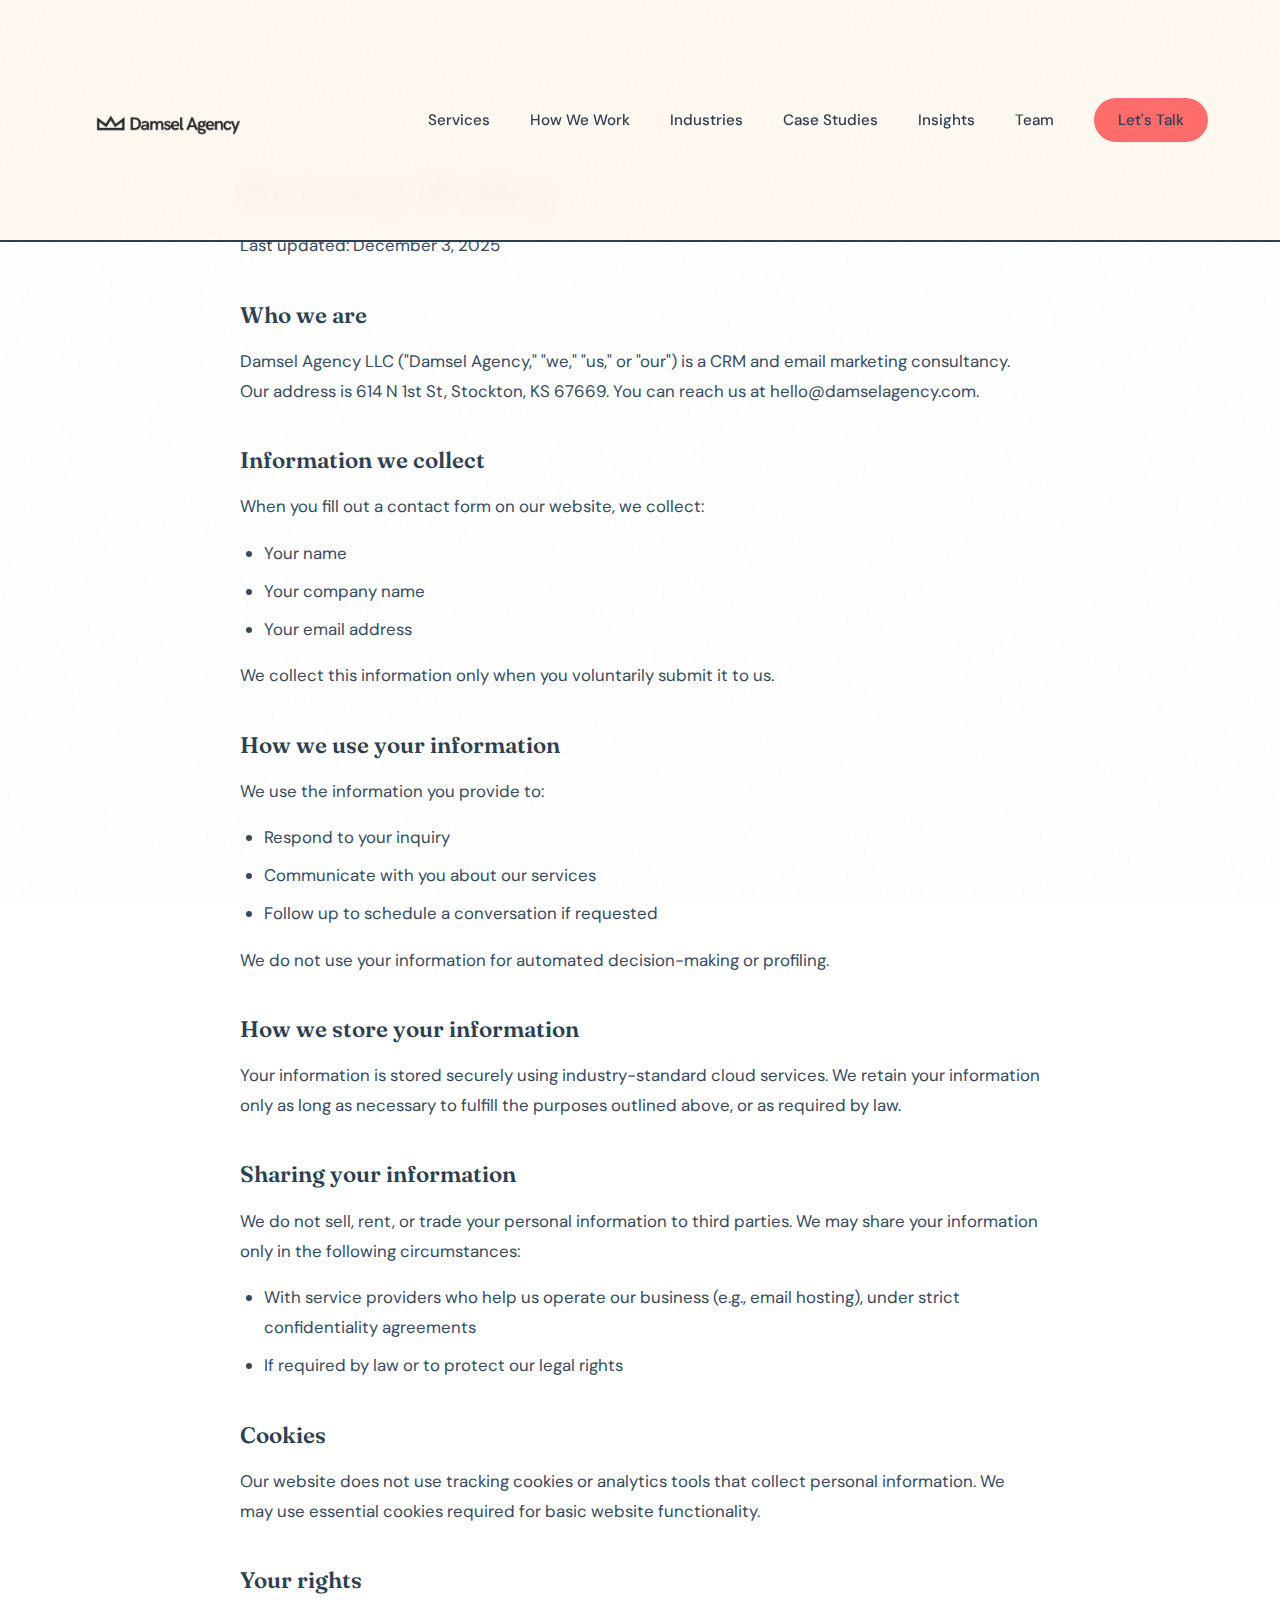
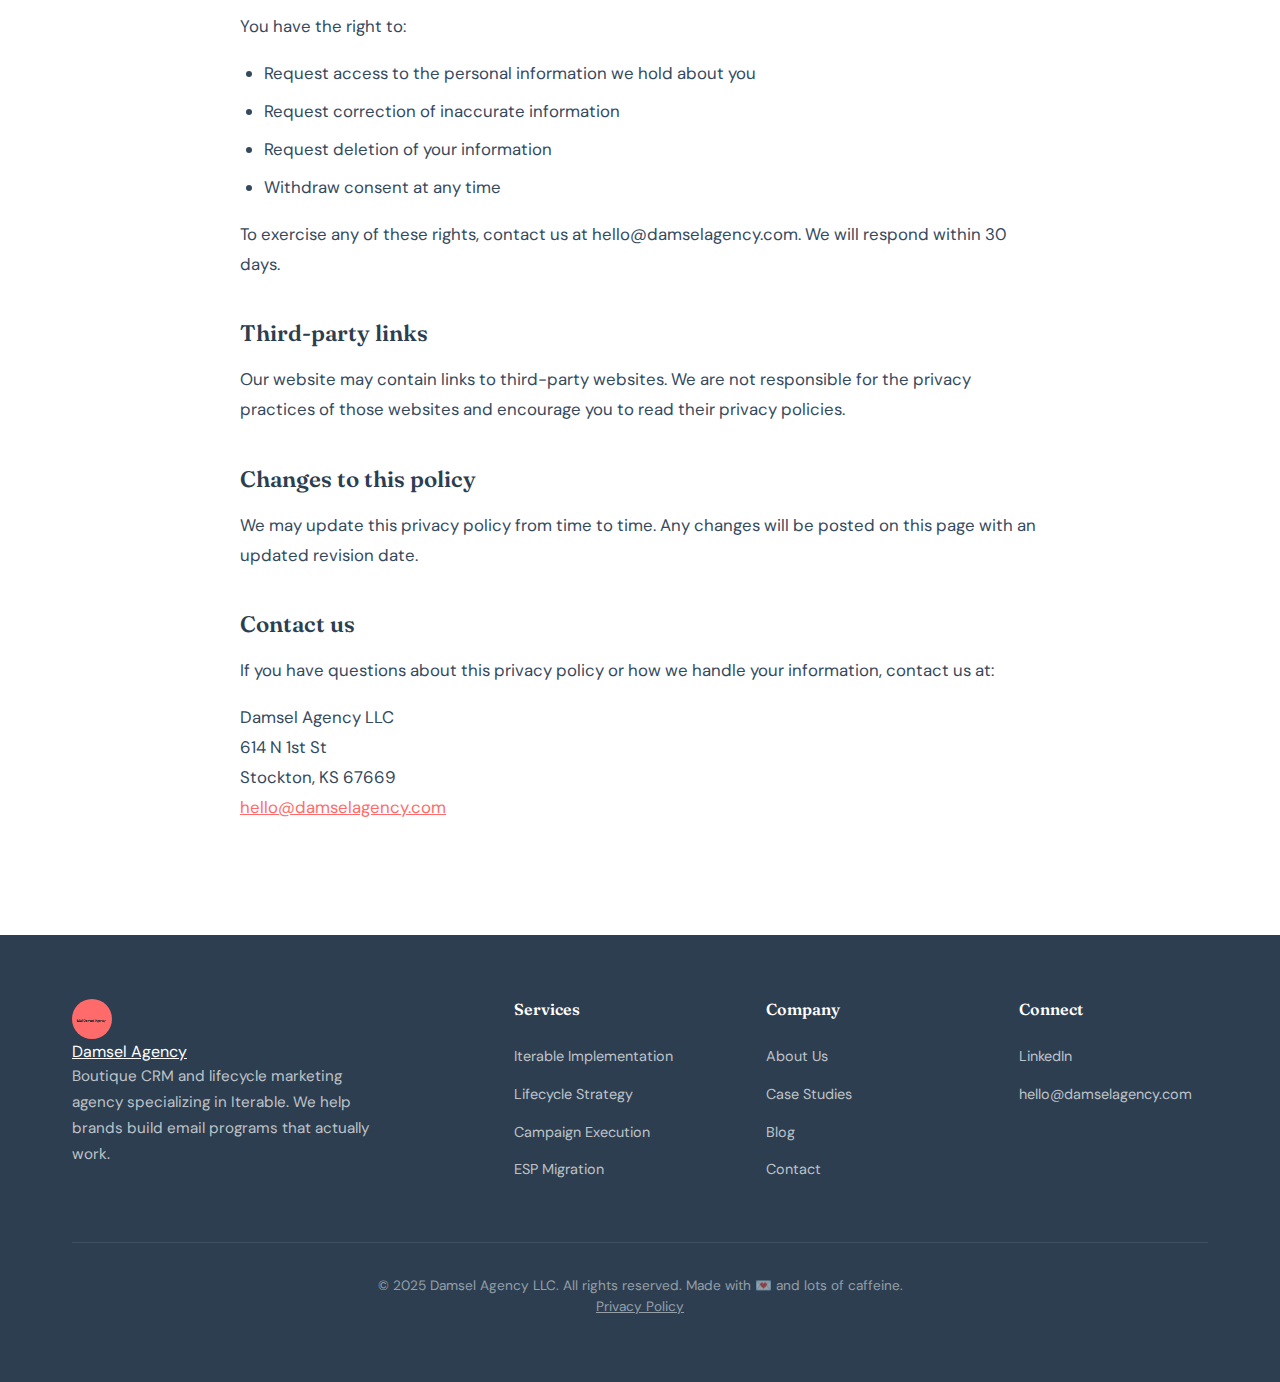
<file: privacy.html>
<!DOCTYPE html>
<html lang="en">
<head>
  <meta charset="UTF-8">
  <meta name="viewport" content="width=device-width, initial-scale=1.0">
  <title>Privacy Policy | Damsel Agency</title>
  <link rel="preconnect" href="https://fonts.googleapis.com">
  <link rel="preconnect" href="https://fonts.gstatic.com" crossorigin>
  <link rel="stylesheet" href="css/main.css">
  <link href="https://fonts.googleapis.com/css2?family=Fraunces:ital,opsz,wght@0,9..144,400;0,9..144,600;0,9..144,700;1,9..144,400&family=DM+Sans:wght@400;500;600&display=swap" rel="stylesheet">
  <link rel="apple-touch-icon" sizes="180x180" href="/images/apple-touch-icon.png">
  <link rel="icon" type="image/png" sizes="32x32" href="/images/favicon-32x32.png">
  <link rel="icon" type="image/png" sizes="16x16" href="/images/favicon-16x16.png">
  <link rel="manifest" href="/images/site.webmanifest">
</head>
<body>
    
  <!-- Navigation -->
  <nav>
    <div class="container nav-container">
      <a href="/">
        <img class="logo" src="https://gdavida.github.io/damsel/images/damsel_Secondary.png">
      </a>
      <ul class="nav-links">
        <li><a href="/#services">Services</a></li>
        <li><a href="/#how-we-work">How We Work</a></li>
        <li><a href="/#industries">Industries</a></li>
        <li><a href="/#case-studies">Case Studies</a></li>
        <li><a href="/#blog">Insights</a></li>
        <li><a href="/#team">Team</a></li>
        <li><a href="/#contact" class="nav-cta">Let's Talk</a></li>
      </ul>
    </div>
  </nav>


  <!-- Privacy Policy Content -->
  <section class="legal-page">
    <div class="container">
      <div class="legal-content">
        <h1>Privacy Policy</h1>
        <p class="legal-updated">Last updated: December 3, 2025</p>

        <h2>Who we are</h2>
        <p>Damsel Agency LLC ("Damsel Agency," "we," "us," or "our") is a CRM and email marketing consultancy. Our address is 614 N 1st St, Stockton, KS 67669. You can reach us at hello@damselagency.com.</p>

        <h2>Information we collect</h2>
        <p>When you fill out a contact form on our website, we collect:</p>
        <ul>
          <li>Your name</li>
          <li>Your company name</li>
          <li>Your email address</li>
        </ul>
        <p>We collect this information only when you voluntarily submit it to us.</p>

        <h2>How we use your information</h2>
        <p>We use the information you provide to:</p>
        <ul>
          <li>Respond to your inquiry</li>
          <li>Communicate with you about our services</li>
          <li>Follow up to schedule a conversation if requested</li>
        </ul>
        <p>We do not use your information for automated decision-making or profiling.</p>

        <h2>How we store your information</h2>
        <p>Your information is stored securely using industry-standard cloud services. We retain your information only as long as necessary to fulfill the purposes outlined above, or as required by law.</p>

        <h2>Sharing your information</h2>
        <p>We do not sell, rent, or trade your personal information to third parties. We may share your information only in the following circumstances:</p>
        <ul>
          <li>With service providers who help us operate our business (e.g., email hosting), under strict confidentiality agreements</li>
          <li>If required by law or to protect our legal rights</li>
        </ul>

        <h2>Cookies</h2>
        <p>Our website does not use tracking cookies or analytics tools that collect personal information. We may use essential cookies required for basic website functionality.</p>

        <h2>Your rights</h2>
        <p>You have the right to:</p>
        <ul>
          <li>Request access to the personal information we hold about you</li>
          <li>Request correction of inaccurate information</li>
          <li>Request deletion of your information</li>
          <li>Withdraw consent at any time</li>
        </ul>
        <p>To exercise any of these rights, contact us at hello@damselagency.com. We will respond within 30 days.</p>

        <h2>Third-party links</h2>
        <p>Our website may contain links to third-party websites. We are not responsible for the privacy practices of those websites and encourage you to read their privacy policies.</p>

        <h2>Changes to this policy</h2>
        <p>We may update this privacy policy from time to time. Any changes will be posted on this page with an updated revision date.</p>

        <h2>Contact us</h2>
        <p>If you have questions about this privacy policy or how we handle your information, contact us at:</p>
        <p>
          Damsel Agency LLC<br>
          614 N 1st St<br>
          Stockton, KS 67669<br>
          <a href="mailto:hello@damselagency.com">hello@damselagency.com</a>
        </p>
      </div>
    </div>
  </section>

  <!-- Footer -->
  <footer>
    <div class="container">
      <div class="footer-top">
        <div class="footer-brand">
          <a href="/" class="logo">
            <div class="logo-icon">
              <img src="/images/damsel_Secondary.png" alt="Damsel Agency">
            </div>
            Damsel Agency
          </a>
          <p>Boutique CRM and lifecycle marketing agency specializing in Iterable. We help brands build email programs that actually work.</p>
        </div>
        
        <div class="footer-column">
          <h4>Services</h4>
          <ul>
            <li><a href="/#services">Iterable Implementation</a></li>
            <li><a href="/#services">Lifecycle Strategy</a></li>
            <li><a href="/#services">Campaign Execution</a></li>
            <li><a href="/#services">ESP Migration</a></li>
          </ul>
        </div>
        
        <div class="footer-column">
          <h4>Company</h4>
          <ul>
            <li><a href="/#team">About Us</a></li>
            <li><a href="/#case-studies">Case Studies</a></li>
            <li><a href="/#blog">Blog</a></li>
            <li><a href="/#contact">Contact</a></li>
          </ul>
        </div>
        
        <div class="footer-column">
          <h4>Connect</h4>
          <ul>
            <li><a href="#">LinkedIn</a></li>
            <li><a href="mailto:hello@damselagency.com">hello@damselagency.com</a></li>
          </ul>
        </div>
      </div>
      
      <div class="footer-bottom">
        <p>© 2025 Damsel Agency LLC. All rights reserved. Made with 💌 and lots of caffeine.<br><a href="/privacy.html">Privacy Policy</a></p>
      </div>
    </div>
  </footer>
</body>
</html>
</file>
<file: css/main.css>
/* ================================
   COLOR PALETTE
   Swap this :root block to change themes
   ================================ */

/* CURRENT: Original Palette */
:root {
  /* Primary - buttons, CTAs, main accent */
  --primary: #FF6B6B;
  --primary-dark: #E85555;
  
  /* Secondary - highlights, featured elements */
  --secondary: #4ECDC4;
  --secondary-light: #A8E6CF;
  
  /* Accent - subtle backgrounds, tags */
  --accent-1: #FFE5D9;
  --accent-2: #E8D5FF;
  --accent-3: #FFE66D;
  
  /* Neutrals */
  --background: #FFF9F0;
  --surface: #FFFFFF;
  --text: #2C3E50;
  --text-light: #34495E;
}

/* 
PALETTE 1: Royal & Confident
:root {
  --primary: #7C3AED;
  --primary-dark: #5B21B6;
  --secondary: #DDD6FE;
  --secondary-light: #F3F0FF;
  --accent-1: #FCA5A5;
  --accent-2: #99F6E4;
  --accent-3: #FCA5A5;
  --background: #FFFDF9;
  --surface: #FFFFFF;
  --text: #1E1B4B;
  --text-light: #3730A3;
}
*/

/* 
PALETTE 2: Soft & Approachable
:root {
  --primary: #A855F7;
  --primary-dark: #7E22CE;
  --secondary: #E9D5FF;
  --secondary-light: #FAF5FF;
  --accent-1: #FDBA9A;
  --accent-2: #A7F3D0;
  --accent-3: #FDBA9A;
  --background: #FFFCF7;
  --surface: #FFFFFF;
  --text: #2E1065;
  --text-light: #581C87;
}
*/

/* 
PALETTE 3: Bold & Electric
:root {
  --primary: #8B5CF6;
  --primary-dark: #6D28D9;
  --secondary: #C4B5FD;
  --secondary-light: #EDE9FE;
  --accent-1: #FB7185;
  --accent-2: #5EEAD4;
  --accent-3: #FB7185;
  --background: #FEFDFB;
  --surface: #FFFFFF;
  --text: #1E1642;
  --text-light: #4C1D95;
}
*/


/* PALETTE 4: Dusty & Sophisticated */
/* :root {
  --primary: #9061F9;
  --primary-dark: #6B21A8;
  --secondary: #E2D9F3;
  --secondary-light: #F5F3FF;
  --accent-1: #A7F3D0;
  --accent-2: #ffb07b;
  --accent-3: #FB7185;
  --background: #FFF9F0;
  --surface: #FFFFFF;
  --text: #2D2A3E;
  --text-light: #4A4568;
} */


* {
  margin: 0;
  padding: 0;
  box-sizing: border-box;
}

html {
  scroll-behavior: smooth;
}

body {
  font-family: 'DM Sans', sans-serif;
  background: var(--background);
  color: var(--text);
  line-height: 1.6;
  overflow-x: hidden;
}

h1, h2, h3, h4 {
  font-family: 'Fraunces', serif;
  font-weight: 600;
  line-height: 1.3 !important;
}

/* Animated grain overlay */
body::before {
  content: '';
  position: fixed;
  top: 0;
  left: 0;
  width: 100%;
  height: 100%;
  background-image: url("data:image/svg+xml,%3Csvg viewBox='0 0 256 256' xmlns='http://www.w3.org/2000/svg'%3E%3Cfilter id='noise'%3E%3CfeTurbulence type='fractalNoise' baseFrequency='0.8' numOctaves='4' stitchTiles='stitch'/%3E%3C/filter%3E%3Crect width='100%25' height='100%25' filter='url(%23noise)'/%3E%3C/svg%3E");
  opacity: 0.03;
  pointer-events: none;
  z-index: 1000;
}

/* ================================
   CONTAINER SYSTEM
   ================================ */
.container {
  width: 100%;
  max-width: 1200px;
  margin: 0 auto;
  padding: 0 2rem;
}

/* ================================
   NAVIGATION
   ================================ */
nav {
  position: fixed;
  top: 0;
  left: 0;
  right: 0;
  padding: 1rem 0;
  background: rgba(255, 249, 240, 0.95);
  backdrop-filter: blur(10px);
  z-index: 100;
  border-bottom: 2px solid var(--text);
}

.nav-container {
  display: flex;
  justify-content: space-between;
  align-items: center;
}

.logo {
  max-width: 200px;
  height: auto;
}

.logo-icon {
  width: 40px;
  height: 40px;
  background: var(--primary);
  border-radius: 50%;
  display: flex;
  align-items: center;
  justify-content: center;
}

.logo-icon img {
  width: 100%;
  height: 100%;
  object-fit: contain;
}

.logo-icon svg {
  width: 24px;
  height: 24px;
  fill: var(--surface);
}

.nav-links {
  display: flex;
  gap: 2.5rem;
  list-style: none;
}

.nav-links a {
  text-decoration: none;
  color: var(--text);
  font-weight: 500;
  font-size: 0.95rem;
  transition: color 0.2s;
  position: relative;
}

.nav-links a::after {
  content: '';
  position: absolute;
  bottom: -4px;
  left: 0;
  width: 0;
  height: 2px;
  background: var(--primary);
  transition: width 0.3s ease;
}

.nav-links a:hover::after {
  width: 100%;
}

.nav-cta {
  background: var(--primary);
  color: var(--text) !important;
  padding: 0.75rem 1.5rem;
  border-radius: 100px;
  transition: transform 0.2s, box-shadow 0.2s !important;
}

.nav-cta:hover {
  transform: translateY(-2px);
  box-shadow: 0 4px 20px rgba(124, 58, 237, 0.4);
}

.nav-cta::after {
  display: none !important;
}

/* ================================
   HERO SECTION
   ================================ */
.hero {
  padding: 6rem 0 6rem;
  position: relative;
  overflow: hidden;
}

.hero-bg-shape {
  position: absolute;
  top: -200px;
  right: -200px;
  width: 800px;
  height: 800px;
  background: linear-gradient(135deg, var(--accent-1) 0%, var(--accent-2) 100%);
  border-radius: 50%;
  opacity: 0.5;
  z-index: -1;
  animation: float 8s ease-in-out infinite;
}

.hero-bg-shape-2 {
  position: absolute;
  bottom: -100px;
  left: -100px;
  width: 400px;
  height: 400px;
  background: var(--secondary-light);
  border-radius: 50%;
  opacity: 0.3;
  z-index: -1;
  animation: float 6s ease-in-out infinite reverse;
}

@keyframes float {
  0%, 100% { transform: translate(0, 0) rotate(0deg); }
  50% { transform: translate(30px, 30px) rotate(5deg); }
}

.hero-container {
  display: grid;
  grid-template-columns: 1.2fr 1fr;
  gap: 4rem;
  align-items: center;
}

.hero-content h1 {
  font-size: 4rem;
  line-height: 1.1;
  margin-bottom: 1.5rem;
  color: var(--text);
}

.hero-content h1 span {
  color: var(--primary);
  position: relative;
}

.hero-content h1 span::after {
  content: '';
  position: absolute;
  bottom: 5px;
  left: 0;
  width: 100%;
  height: 12px;
  background: var(--accent-3);
  z-index: -1;
  transform: skewX(-5deg);
}

.hero-tagline {
  font-size: 1.3rem;
  color: var(--text-light);
  margin-bottom: 2rem;
  max-width: 540px;
}

.hero-badges {
  display: flex;
  gap: 1rem;
  flex-wrap: wrap;
  margin-bottom: 2.5rem;
}

.badge {
  display: inline-flex;
  align-items: center;
  gap: 0.5rem;
  padding: 0.6rem 1.2rem;
  background: var(--surface);
  border: 2px solid var(--text);
  border-radius: 100px;
  font-size: 0.9rem;
  font-weight: 500;
  box-shadow: 3px 3px 0 var(--text);
  transition: all 0.2s;
  color: var(--text);
}

.badge:hover {
  transform: translate(-2px, -2px);
  box-shadow: 5px 5px 0 var(--text);
}

.badge.iterable {
  background: var(--secondary);
  color: var(--text);
}

.badge.pet {
  background: var(--accent-1);
}

.badge.travel {
  background: var(--accent-2);
}

.hero-ctas {
  display: flex;
  gap: 1rem;
}

.btn-primary {
  display: inline-flex;
  align-items: center;
  gap: 0.5rem;
  padding: 1rem 2rem;
  background: var(--primary);
  color: var(--surface);
  text-decoration: none;
  font-weight: 600;
  border-radius: 100px;
  border: 2px solid var(--primary);
  transition: all 0.3s;
  font-size: 1rem;
  line-height: 1.1;
}

.btn-primary:hover {
  background: var(--primary-dark);
  transform: translateY(-3px);
  box-shadow: 0 10px 30px rgba(124, 58, 237, 0.3);
}

.btn-secondary {
  display: inline-flex;
  align-items: center;
  gap: 0.5rem;
  padding: 1rem 2rem;
  background: transparent;
  color: var(--text);
  text-decoration: none;
  font-weight: 600;
  border-radius: 100px;
  border: 2px solid var(--text);
  transition: all 0.3s;
  font-size: 1rem;
  line-height: 1.1;
}

.btn-secondary:hover {
  background: var(--text);
  color: var(--surface);
}

.hero-visual {
  position: relative;
}

.hero-card {
  background: var(--surface);
  border: 3px solid var(--text);
  border-radius: 24px;
  padding: 2rem;
  box-shadow: 8px 8px 0 var(--text);
  transform: rotate(2deg);
  animation: cardFloat 4s ease-in-out infinite;
}

@keyframes cardFloat {
  0%, 100% { transform: rotate(2deg) translateY(0); }
  50% { transform: rotate(2deg) translateY(-10px); }
}

.hero-card-header {
  display: flex;
  align-items: center;
  gap: 1rem;
  margin-bottom: 1.5rem;
  padding-bottom: 1rem;
  border-bottom: 2px dashed var(--accent-1);
}

.hero-card-icon {
  width: 50px;
  height: 50px;
  background: var(--secondary);
  border-radius: 12px;
  display: flex;
  align-items: center;
  justify-content: center;
  font-size: 1.5rem;
}

.hero-card-title {
  font-family: 'Fraunces', serif;
  font-size: 1.2rem;
  color: var(--text);
}

.hero-card-stat {
  font-size: 0.9rem;
  color: var(--secondary);
  font-weight: 600;
}

.metric-row {
  display: flex;
  justify-content: space-between;
  align-items: center;
  padding: 1rem 0;
  border-bottom: 1px solid var(--accent-1);
}

.metric-row:last-child {
  border-bottom: none;
}

.metric-label {
  font-size: 0.9rem;
  color: var(--text-light);
}

.metric-value {
  font-weight: 600;
  font-size: 1.1rem;
}

.metric-value.up {
  color: var(--secondary);
}

.floating-badge {
  position: absolute;
  background: var(--surface);
  border: 2px solid var(--text);
  border-radius: 100px;
  padding: 0.75rem 1.25rem;
  font-weight: 600;
  font-size: 0.9rem;
  box-shadow: 4px 4px 0 var(--text);
  animation: floatBadge 3s ease-in-out infinite;
}

.floating-badge-1 {
  top: -20px;
  right: 40px;
  background: var(--accent-3);
  animation-delay: 0s;
}

.floating-badge-2 {
  bottom: 80px;
  left: -30px;
  background: var(--accent-2);
  animation-delay: 1s;
}

@keyframes floatBadge {
  0%, 100% { transform: translateY(0); }
  50% { transform: translateY(-8px); }
}

/* ================================
   SECTION COMMON STYLES
   ================================ */
.section-header {
  text-align: center;
  margin-bottom: 4rem;
}

.section-eyebrow {
  display: inline-block;
  background: var(--accent-1);
  color: var(--primary-dark);
  padding: 0.5rem 1rem;
  border-radius: 100px;
  font-size: 0.85rem;
  font-weight: 600;
  text-transform: uppercase;
  letter-spacing: 0.1em;
  margin-bottom: 1rem;
}

.section-title {
  font-size: 3rem;
  margin-bottom: 1rem;
}

.section-subtitle {
  font-size: 1.2rem;
  color: var(--text-light);
  max-width: 600px;
  margin: 0 auto;
}

/* ================================
   SERVICES SECTION
   ================================ */
.services {
  padding: 6rem 0;
  background: var(--surface);
  position: relative;
}

.services::before {
  content: '';
  position: absolute;
  top: 0;
  left: 0;
  right: 0;
  height: 4px;
  background: repeating-linear-gradient(
    90deg,
    var(--primary) 0,
    var(--primary) 20px,
    var(--secondary) 20px,
    var(--secondary) 40px,
    var(--accent-3) 40px,
    var(--accent-3) 60px,
    var(--accent-2) 60px,
    var(--accent-2) 80px
  );
}

.services-grid {
  display: grid;
  grid-template-columns: repeat(2, 1fr);
  gap: 2rem;
}

.service-card {
  background: var(--background);
  border: 3px solid var(--text);
  border-radius: 24px;
  padding: 2.5rem;
  position: relative;
  overflow: hidden;
  transition: all 0.3s;
}

.service-card:hover {
  transform: translateY(-5px);
  box-shadow: 8px 8px 0 var(--text);
}

.service-card.featured {
  grid-column: span 2;
  background: linear-gradient(135deg, var(--secondary) 0%, var(--secondary-light) 100%);
  display: grid;
  grid-template-columns: 1fr 1fr;
  gap: 3rem;
}

.service-icon {
  width: 70px;
  height: 70px;
  background: var(--surface);
  border: 2px solid var(--text);
  border-radius: 16px;
  display: flex;
  align-items: center;
  justify-content: center;
  font-size: 2rem;
  margin-bottom: 1.5rem;
  box-shadow: 4px 4px 0 var(--text);
}

.service-title {
  font-size: 1.5rem;
  margin-bottom: 1rem;
}

.service-description {
  color: var(--text-light);
  margin-bottom: 1.5rem;
}

.service-features {
  list-style: none;
}

.service-features li {
  display: flex;
  align-items: center;
  gap: 0.5rem;
  padding: 0.5rem 0;
  color: var(--text);
  font-size: 0.95rem;
}

.service-features li::before {
  content: '✓';
  width: 24px;
  height: 24px;
  background: var(--accent-3);
  border-radius: 50%;
  display: flex;
  align-items: center;
  justify-content: center;
  font-size: 0.8rem;
  font-weight: bold;
  flex-shrink: 0;
}

/* ================================
   ENGAGEMENT SECTION
   ================================ */
.engagement {
  padding: 6rem 0;
  background: var(--text);
  color: var(--surface);
  position: relative;
}

.engagement .section-eyebrow {
  background: var(--primary);
  color: var(--surface);
}

.engagement .section-title {
  color: var(--surface);
}

.engagement .section-subtitle {
  color: rgba(255,255,255,0.7);
}

.engagement-cards {
  display: grid;
  grid-template-columns: repeat(3, 1fr);
  gap: 2rem;
}

.engagement-card {
  background: rgba(255,255,255,0.05);
  border: 2px solid rgba(255,255,255,0.1);
  border-radius: 24px;
  padding: 2.5rem;
  transition: all 0.3s;
  position: relative;
}

.engagement-card:hover {
  background: rgba(255,255,255,0.1);
  border-color: var(--primary);
  transform: translateY(-5px);
}

.engagement-card.popular {
  border-color: var(--primary);
  background: rgba(124,58,237,0.1);
}

.popular-tag {
  position: absolute;
  top: -12px;
  left: 50%;
  transform: translateX(-50%);
  background: var(--primary);
  color: var(--surface);
  padding: 0.4rem 1rem;
  border-radius: 100px;
  font-size: 0.8rem;
  font-weight: 600;
  text-transform: uppercase;
}

.engagement-icon {
  width: 60px;
  height: 60px;
  background: var(--primary);
  border-radius: 16px;
  display: flex;
  align-items: center;
  justify-content: center;
  font-size: 1.8rem;
  margin-bottom: 1.5rem;
}

.engagement-title {
  font-size: 1.4rem;
  margin-bottom: 0.5rem;
  color: var(--surface);
}

.engagement-subtitle {
  font-size: 0.95rem;
  color: var(--secondary);
  margin-bottom: 1.5rem;
}

.engagement-description {
  color: rgba(255,255,255,0.7);
  margin-bottom: 1.5rem;
  line-height: 1.7;
}

.engagement-features {
  list-style: none;
  margin-bottom: 2rem;
}

.engagement-features li {
  padding: 0.5rem 0;
  color: rgba(255,255,255,0.8);
  font-size: 0.9rem;
  display: flex;
  align-items: center;
  gap: 0.5rem;
}

.engagement-features li::before {
  content: '→';
  color: var(--secondary);
}

.engagement-card .btn-primary {
  width: 100%;
  justify-content: center;
}

/* ================================
   INDUSTRIES SECTION
   ================================ */
.industries {
  padding: 6rem 0;
  background: var(--background);
}

.industries-grid {
  display: grid;
  grid-template-columns: repeat(3, 1fr);
  gap: 2rem;
}

.industry-card {
  background: var(--surface);
  border: 3px solid var(--text);
  border-radius: 24px;
  padding: 2rem;
  text-align: center;
  transition: all 0.3s;
  position: relative;
  overflow: hidden;
}

.industry-card:hover {
  transform: translateY(-5px) rotate(-1deg);
  box-shadow: 8px 8px 0 var(--text);
}

.industry-card.primary {
  background: linear-gradient(135deg, var(--accent-1) 0%, var(--accent-2) 100%);
}

.industry-card.primary .industry-badge {
  background: var(--primary);
  color: var(--surface);
}

.industry-emoji {
  font-size: 4rem;
  margin-bottom: 1rem;
  display: block;
}

.industry-name {
  font-size: 1.3rem;
  margin-bottom: 0.5rem;
}

.industry-description {
  font-size: 0.9rem;
  color: var(--text-light);
  margin-bottom: 1rem;
}

.industry-badge {
  display: inline-block;
  background: var(--secondary-light);
  color: var(--text);
  padding: 0.4rem 1rem;
  border-radius: 100px;
  font-size: 0.8rem;
  font-weight: 600;
}

/* ================================
   PLATFORMS SECTION
   ================================ */
.platforms {
  padding: 6rem 0;
  background: var(--secondary);
  text-align: center;
}

.platforms-inner {
  max-width: 800px;
  margin: 0 auto;
}

.platforms h2 {
  font-size: 2.5rem;
  margin-bottom: 1rem;
  color: var(--text);
}

.platforms p {
  font-size: 1.2rem;
  color: var(--text);
  margin-bottom: 3rem;
  opacity: 0.9;
}

.platform-logo {
  display: inline-flex;
  align-items: center;
  gap: 1rem;
  background: var(--surface);
  padding: 1.5rem 3rem;
  border-radius: 100px;
  border: 3px solid var(--text);
  box-shadow: 6px 6px 0 var(--text);
  margin-bottom: 2rem;
}

.platform-logo img {
  height: auto;
  width: 200px;
  max-width: 100%;
}

.platform-logo span {
  font-family: 'Fraunces', serif;
  font-size: 2rem;
  font-weight: 700;
  color: var(--text);
}

.platform-stats {
  display: flex;
  justify-content: center;
  gap: 4rem;
  flex-wrap: wrap;
}

.stat-item {
  text-align: center;
}

.stat-number {
  font-family: 'Fraunces', serif;
  font-size: 3rem;
  font-weight: 700;
  color: var(--text);
  line-height: 1;
}

.stat-label {
  font-size: 0.95rem;
  color: var(--text);
  opacity: 0.8;
}

/* ================================
   CASE STUDIES SECTION
   ================================ */
.case-studies {
  padding: 6rem 0;
  background: var(--surface);
}

.case-studies-grid {
  display: grid;
  grid-template-columns: repeat(2, 1fr);
  gap: 2rem;
}

.case-study-card {
  background: var(--background);
  border: 3px solid var(--text);
  border-radius: 24px;
  overflow: hidden;
  transition: all 0.3s;
}

.case-study-card:hover {
  transform: translateY(-5px);
  box-shadow: 8px 8px 0 var(--text);
}

.case-study-image {
  height: 200px;
  background: linear-gradient(135deg, var(--accent-1), var(--accent-2));
  display: flex;
  align-items: center;
  justify-content: center;
  font-size: 5rem;
  border-bottom: 3px solid var(--text);
}

.case-study-content {
  padding: 2rem;
}

.case-study-industry {
  display: inline-block;
  background: var(--secondary-light);
  color: var(--text);
  padding: 0.3rem 0.8rem;
  border-radius: 100px;
  font-size: 0.8rem;
  font-weight: 600;
  margin-bottom: 1rem;
}

.case-study-title {
  font-size: 1.4rem;
  margin-bottom: 1rem;
}

.case-study-results {
  display: flex;
  gap: 2rem;
  margin-bottom: 1rem;
}

.result-item {
  text-align: center;
}

.result-value {
  font-family: 'Fraunces', serif;
  font-size: 2rem;
  font-weight: 700;
  color: var(--primary);
  line-height: 1;
}

.result-label {
  font-size: 0.8rem;
  color: var(--text-light);
}

.case-study-link {
  color: var(--primary);
  text-decoration: none;
  font-weight: 600;
  display: inline-flex;
  align-items: center;
  gap: 0.5rem;
}

.case-study-link:hover {
  text-decoration: underline;
}

/* ================================
   BLOG SECTION
   ================================ */
.blog {
  padding: 6rem 0;
  background: var(--background);
}

.blog-grid {
  display: grid;
  grid-template-columns: repeat(3, 1fr);
  gap: 2rem;
}

.blog-card {
  background: var(--surface);
  border: 3px solid var(--text);
  border-radius: 24px;
  overflow: hidden;
  transition: all 0.3s;
}

.blog-card:hover {
  transform: translateY(-5px) rotate(1deg);
  box-shadow: 8px 8px 0 var(--text);
}

.blog-image {
  height: 180px;
  display: flex;
  align-items: center;
  justify-content: center;
  font-size: 4rem;
  border-bottom: 3px solid var(--text);
}

.blog-card:nth-child(1) .blog-image {
  background: linear-gradient(135deg, var(--secondary), var(--secondary-light));
}

.blog-card:nth-child(2) .blog-image {
  background: linear-gradient(135deg, var(--accent-1), var(--accent-3));
}

.blog-card:nth-child(3) .blog-image {
  background: linear-gradient(135deg, var(--accent-2), var(--accent-1));
}

.blog-content {
  padding: 1.5rem;
}

.blog-tag {
  display: inline-block;
  background: var(--secondary-light);
  color: var(--text);
  padding: 0.3rem 0.8rem;
  border-radius: 100px;
  font-size: 0.75rem;
  font-weight: 600;
  margin-bottom: 0.75rem;
}

.blog-title {
  font-size: 1.2rem;
  margin-bottom: 0.75rem;
  line-height: 1.3;
}

.blog-excerpt {
  font-size: 0.9rem;
  color: var(--text-light);
  margin-bottom: 1rem;
}

.blog-link {
  color: var(--primary);
  text-decoration: none;
  font-weight: 600;
  font-size: 0.9rem;
}

.blog-link:hover {
  text-decoration: underline;
}

/* ================================
   TEAM SECTION
   ================================ */
.team {
  padding: 6rem 0;
  background: var(--surface);
}

.team-content {
  display: grid;
  grid-template-columns: 2fr 5fr;
  gap: 4rem;
  align-items: center;
}

.team-image {
  border-radius: 24px;
  overflow: hidden;
  border: 3px solid var(--text);
  box-shadow: 8px 8px 0 var(--text);
}

.team-image img {
  width: 100%;
  height: auto;
  display: block;
}

.team-blurb p {
  font-size: 1.1rem;
  line-height: 1.8;
  color: var(--text-light);
  margin-bottom: 1.5rem;
}

.team-blurb p:last-child {
  margin-bottom: 0;
}

/* Responsive */
@media (max-width: 1024px) {
  .team-content {
    grid-template-columns: 1fr;
    text-align: center;
  }

  .team-image {
    max-width: 400px;
    margin: 0 auto;
  }
}

/* ================================
   CTA SECTION
   ================================ */
.cta {
  padding: 6rem 0;
  background: linear-gradient(135deg, var(--primary) 0%, var(--primary-dark) 100%);
  text-align: center;
  position: relative;
  overflow: hidden;
}

.cta-shapes {
  position: absolute;
  top: 0;
  left: 0;
  right: 0;
  bottom: 0;
  pointer-events: none;
}

.cta-shape {
  position: absolute;
  background: rgba(255,255,255,0.1);
  border-radius: 50%;
}

.cta-shape-1 {
  width: 300px;
  height: 300px;
  top: -100px;
  left: -100px;
}

.cta-shape-2 {
  width: 200px;
  height: 200px;
  bottom: -50px;
  right: 10%;
}

.cta-shape-3 {
  width: 100px;
  height: 100px;
  top: 20%;
  right: 20%;
}

.cta-content {
  position: relative;
  z-index: 1;
  max-width: 700px;
  margin: 0 auto;
}

.cta h2 {
  font-size: 3rem;
  color: var(--surface);
  margin-bottom: 1rem;
}

.cta p {
  font-size: 1.3rem;
  color: rgba(255,255,255,0.9);
  margin-bottom: 2rem;
}

.cta .btn-primary {
  background: var(--surface);
  color: var(--primary);
  border-color: var(--surface);
  font-size: 1.1rem;
  padding: 1.2rem 2.5rem;
}

.cta .btn-primary:hover {
  background: var(--background);
  transform: translateY(-3px);
  box-shadow: 0 10px 30px rgba(0,0,0,0.2);
}

/* ================================
   FOOTER
   ================================ */
footer {
  background: var(--text);
  color: var(--surface);
  padding: 4rem 0;
}

.footer-top {
  display: grid;
  grid-template-columns: 2fr 1fr 1fr 1fr;
  gap: 4rem;
  margin-bottom: 3rem;
}

.footer-brand .logo {
  color: var(--surface);
  margin-bottom: 1rem;
}

.footer-brand p {
  color: rgba(255,255,255,0.7);
  font-size: 0.95rem;
  line-height: 1.7;
  max-width: 300px;
}

.footer-bottom p a {
  color: inherit !important;
}

.footer-column h4 {
  font-size: 1rem;
  margin-bottom: 1.5rem;
  color: var(--surface);
}

.footer-column ul {
  list-style: none;
}

.footer-column ul li {
  margin-bottom: 0.75rem;
}

.footer-column ul a {
  color: rgba(255,255,255,0.7);
  text-decoration: none;
  font-size: 0.9rem;
  transition: color 0.2s;
}

.footer-column ul a:hover {
  color: var(--secondary);
}

.footer-bottom {
  border-top: 1px solid rgba(255,255,255,0.1);
  padding-top: 2rem;
  text-align: center;
  color: rgba(255,255,255,0.5);
  font-size: 0.85rem;
}

/* ================================
   RESPONSIVE STYLES
   ================================ */
@media (max-width: 1024px) {
  .container {
    padding: 0 1.5rem;
  }

  .hero {
    padding: 7rem 0 4rem;
  }

  .hero-container {
    grid-template-columns: 1fr;
    text-align: center;
  }

  .hero-content h1 {
    font-size: 3rem;
  }

  .hero-tagline {
    margin: 0 auto 2rem;
  }

  .hero-badges {
    justify-content: center;
  }

  .hero-ctas {
    justify-content: center;
  }

  .hero-visual {
    display: none;
  }

  .services-grid,
  .case-studies-grid {
    grid-template-columns: 1fr;
  }

  .service-card.featured {
    grid-column: span 1;
    grid-template-columns: 1fr;
  }

  .engagement-cards,
  .industries-grid,
  .blog-grid,
  .team-grid {
    grid-template-columns: 1fr;
  }

  .footer-top {
    grid-template-columns: 1fr 1fr;
    gap: 2rem;
  }
}

@media (max-width: 640px) {
  .nav-links {
    display: none;
  }

  .hero-content h1 {
    font-size: 2.2rem;
  }

  .section-title {
    font-size: 2rem;
  }

  .platform-stats {
    gap: 2rem;
  }

  .footer-top {
    grid-template-columns: 1fr;
  }

  .case-study-results {
    flex-wrap: wrap;
    gap: 1rem;
  }

  .result-item {
    flex: 1 1 30%;
  }
}

/* ================================
   CTA FORM
   ================================ */
.cta-form-wrapper {
  margin-top: 2rem;
}

.cta-form {
  display: flex;
  gap: 1rem;
  justify-content: center;
  align-items: center;
  flex-wrap: wrap;
  max-width: 800px;
  margin: 0 auto;
  flex-direction: column;
}

.form-field {
  flex: 1;
  min-width: 350px;
}

.form-field input {
  width: 100%;
  padding: .8rem 1.25rem;
  border: 2px solid var(--surface);
  border-radius: 100px;
  font-size: 1rem;
  font-family: 'DM Sans', sans-serif;
  background: var(--surface);
  color: var(--text);
  transition: all 0.2s;
}

.form-field input::placeholder {
  color: var(--text-light);
}

.form-field input:focus {
  outline: none;
  border-color: var(--text);
  box-shadow: 0 0 0 3px rgba(255, 255, 255, 0.3);
}

.cta-form .btn-primary {
  flex-shrink: 0;
  white-space: nowrap;
}

.form-status {
  margin-top: 1rem;
  font-size: 0.95rem;
  font-weight: 500;
}

.form-status.success {
  color: var(--surface);
}

.form-status.error {
  color: var(--accent-3);
}

/* Honeypot - hide from humans */
.form-field-hp {
  position: absolute;
  left: -9999px;
  top: -9999px;
  opacity: 0;
  pointer-events: none;
}

/* Responsive */
@media (max-width: 768px) {
  .cta-form {
    flex-direction: column;
  }

  .form-field {
    width: 100%;
  }

  .cta-form .btn-primary {
    width: 100%;
    justify-content: center;
  }
}

/* ================================
   LEGAL PAGES (Privacy, Terms, etc.)
   ================================ */
.legal-page {
  padding: 10rem 0 6rem;
  background: var(--surface);
  min-height: 100vh;
}

.legal-content {
  max-width: 800px;
  margin: 0 auto;
}

.legal-content h1 {
  font-size: 3rem;
  margin-bottom: 0.5rem;
  color: var(--text);
}

.legal-updated {
  font-size: 0.9rem;
  color: var(--text-light);
  margin-bottom: 3rem;
}

.legal-content h2 {
  font-size: 1.4rem;
  margin-top: 2.5rem;
  margin-bottom: 1rem;
  color: var(--text);
}

.legal-content p {
  font-size: 1.05rem;
  line-height: 1.8;
  color: var(--text-light);
  margin-bottom: 1rem;
}

.legal-content ul {
  margin-bottom: 1rem;
  padding-left: 1.5rem;
}

.legal-content ul li {
  font-size: 1.05rem;
  line-height: 1.8;
  color: var(--text-light);
  margin-bottom: 0.5rem;
}

.legal-content a {
  color: var(--primary);
}

.legal-content a:hover {
  text-decoration: underline;
}
</file>
